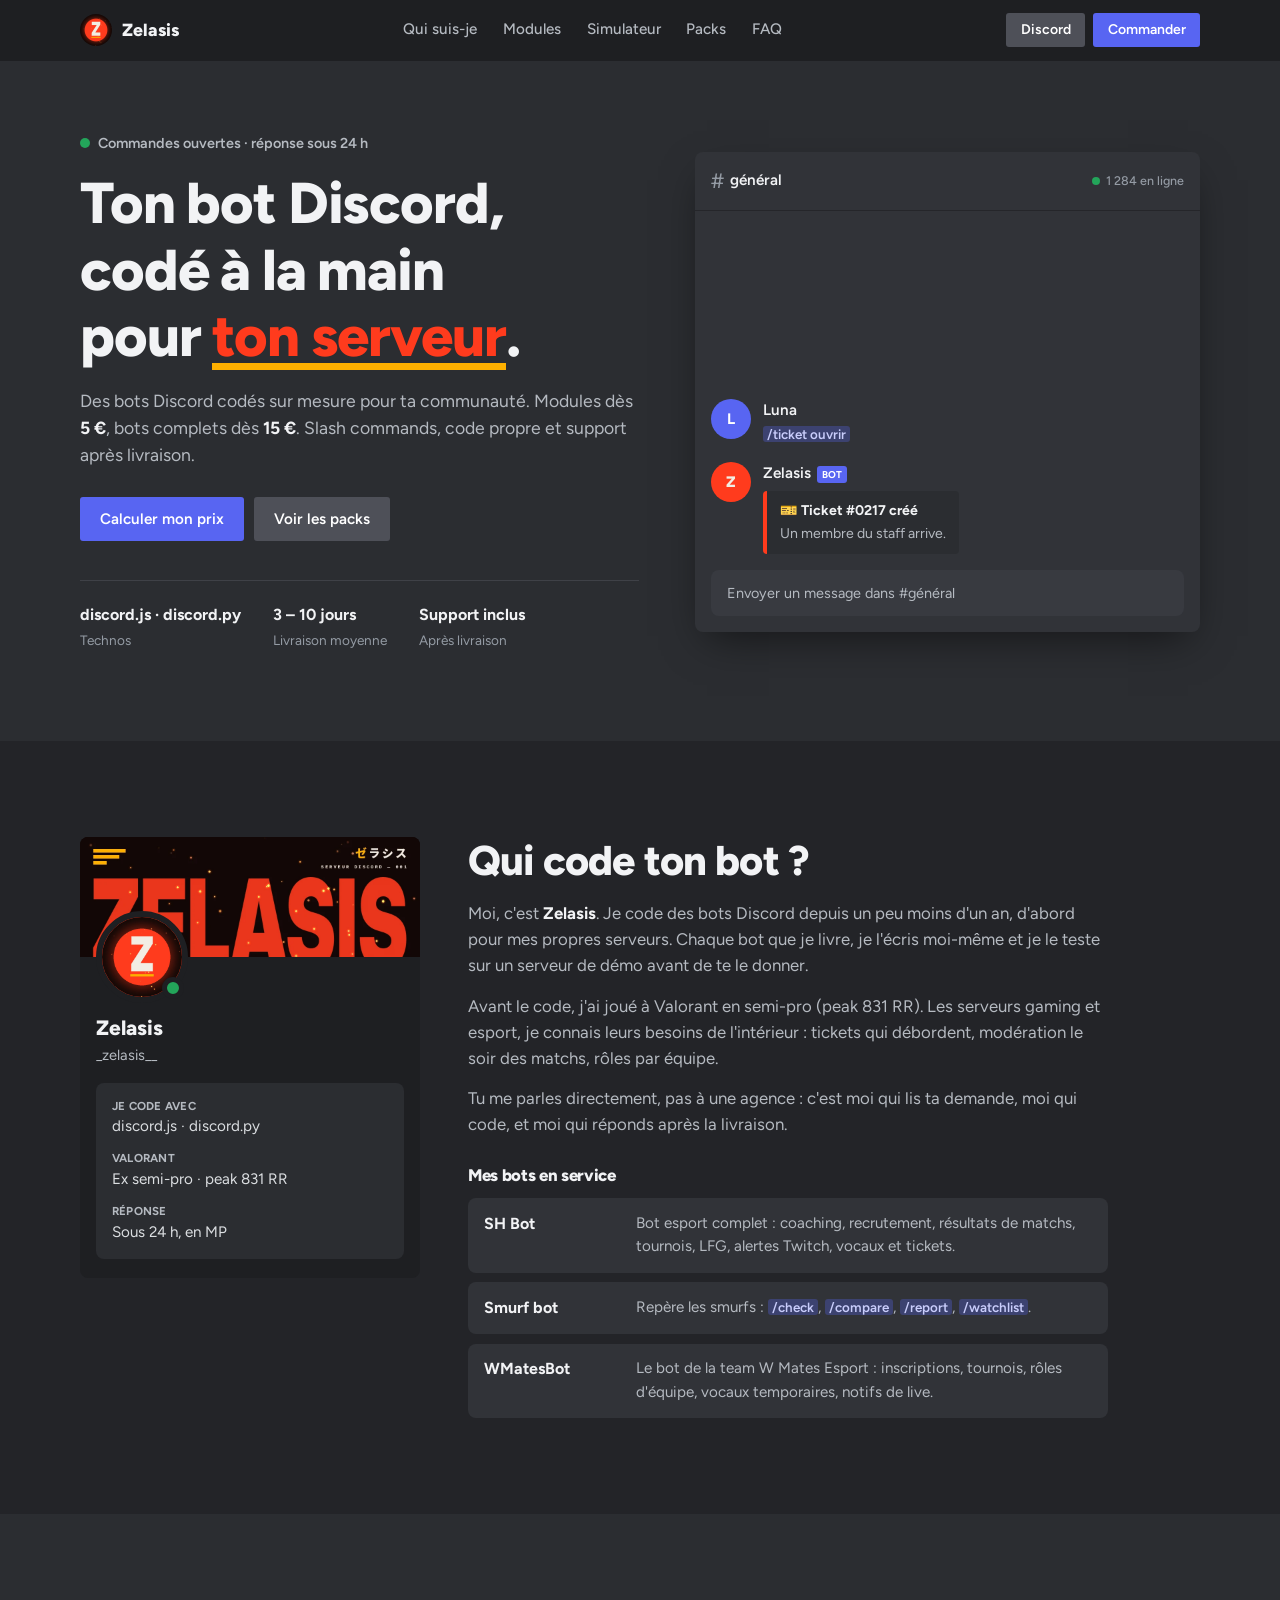
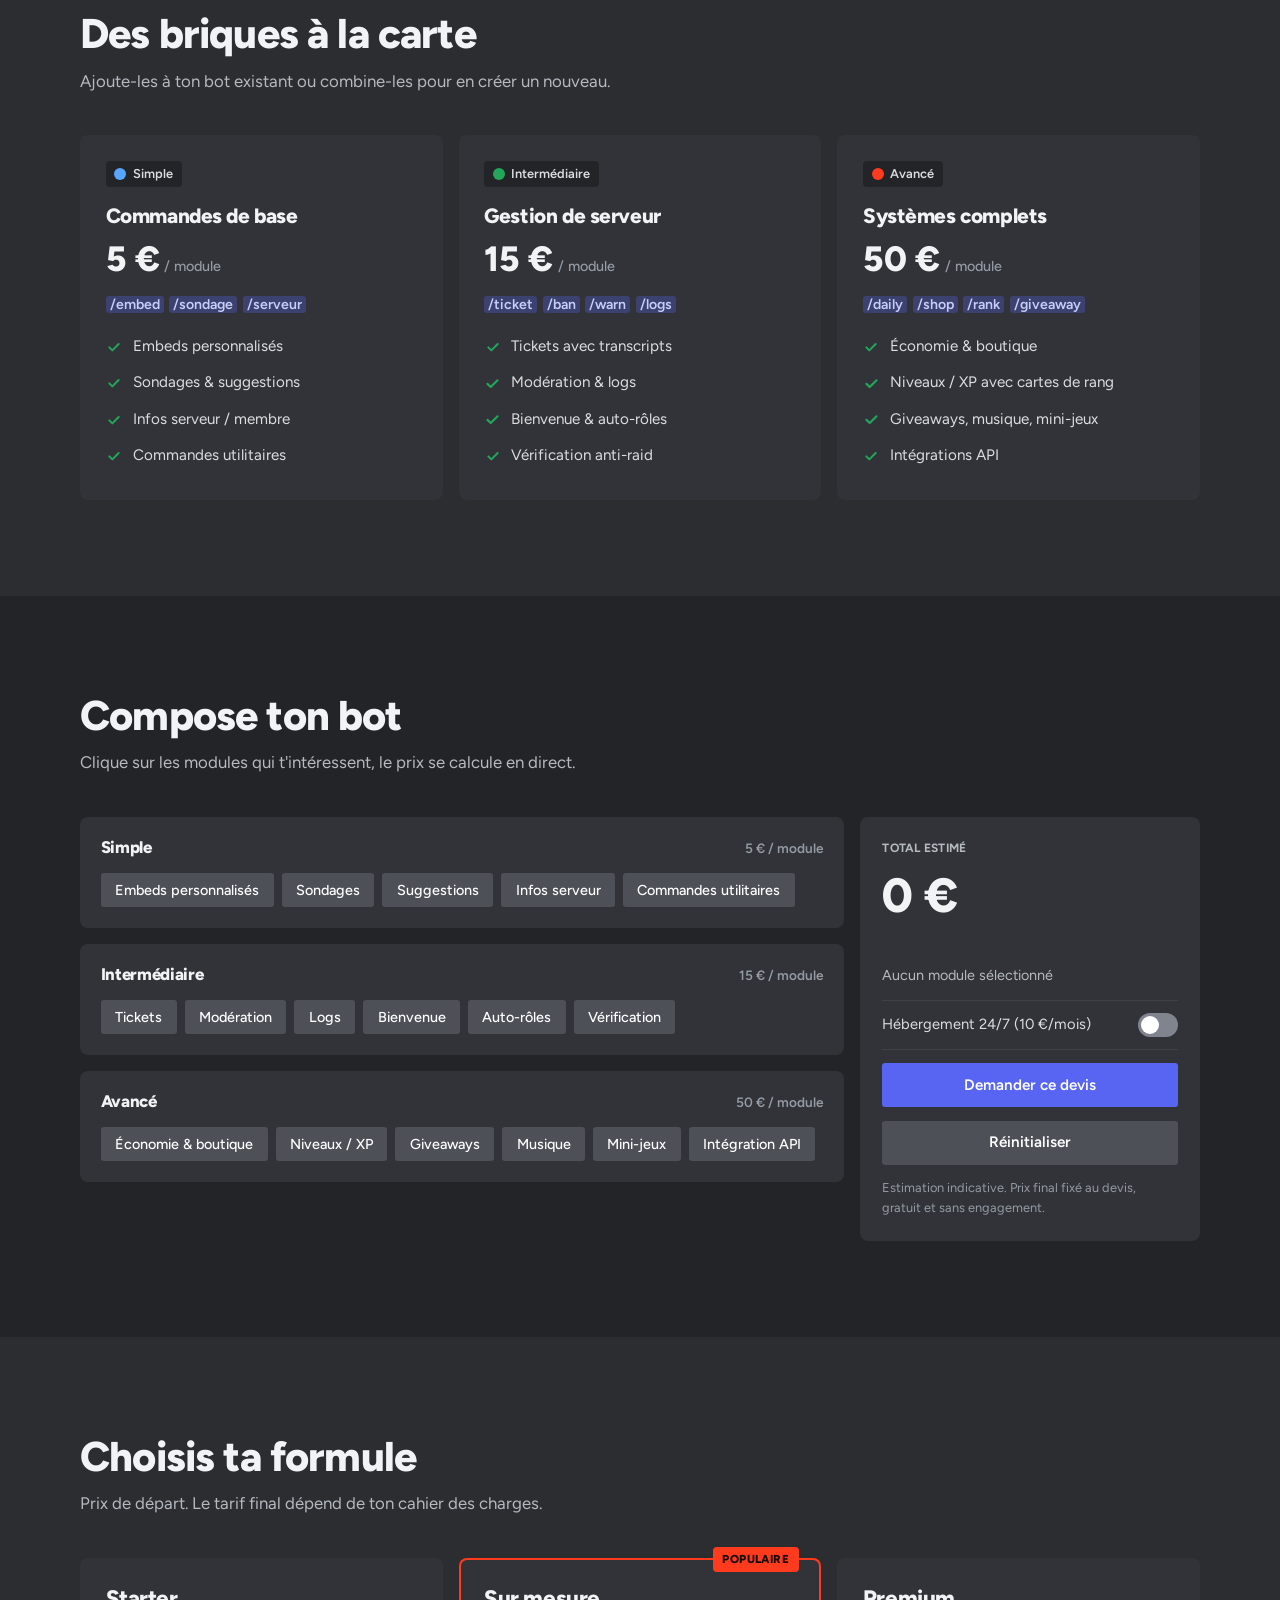
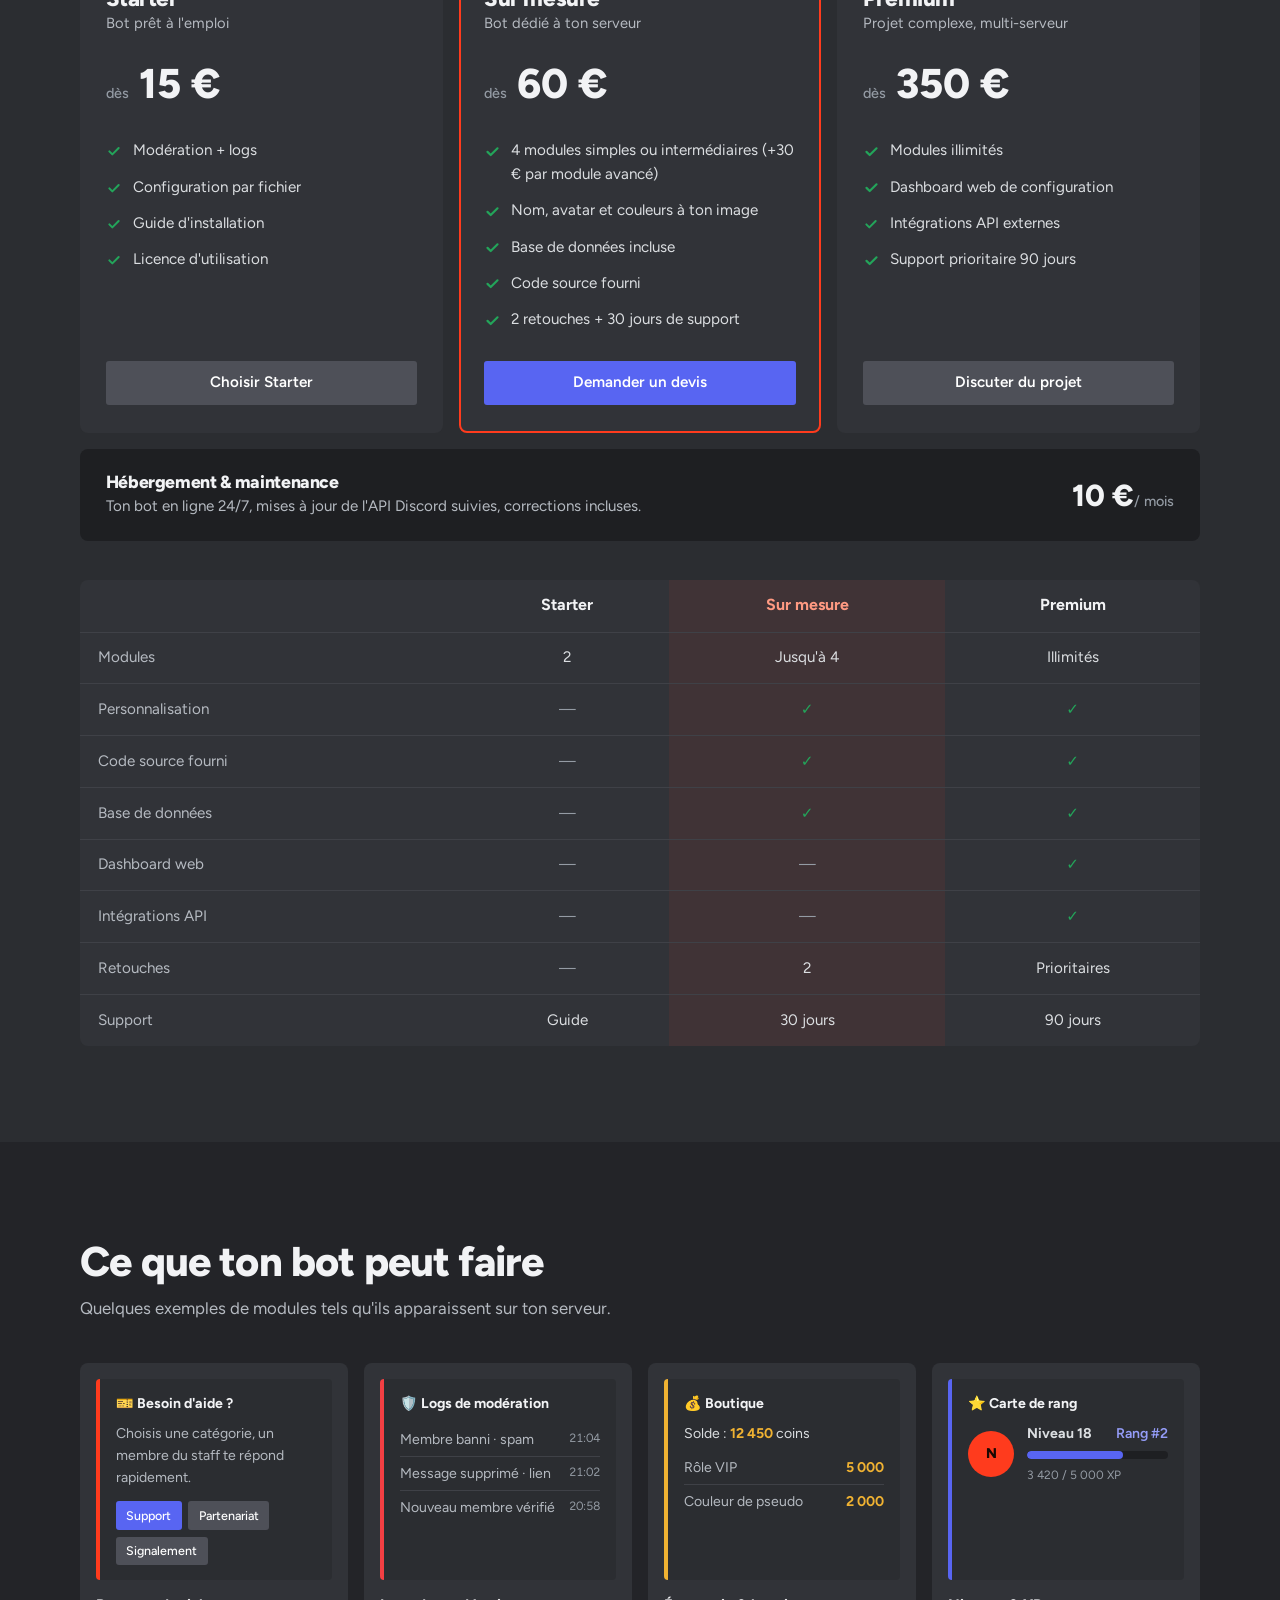
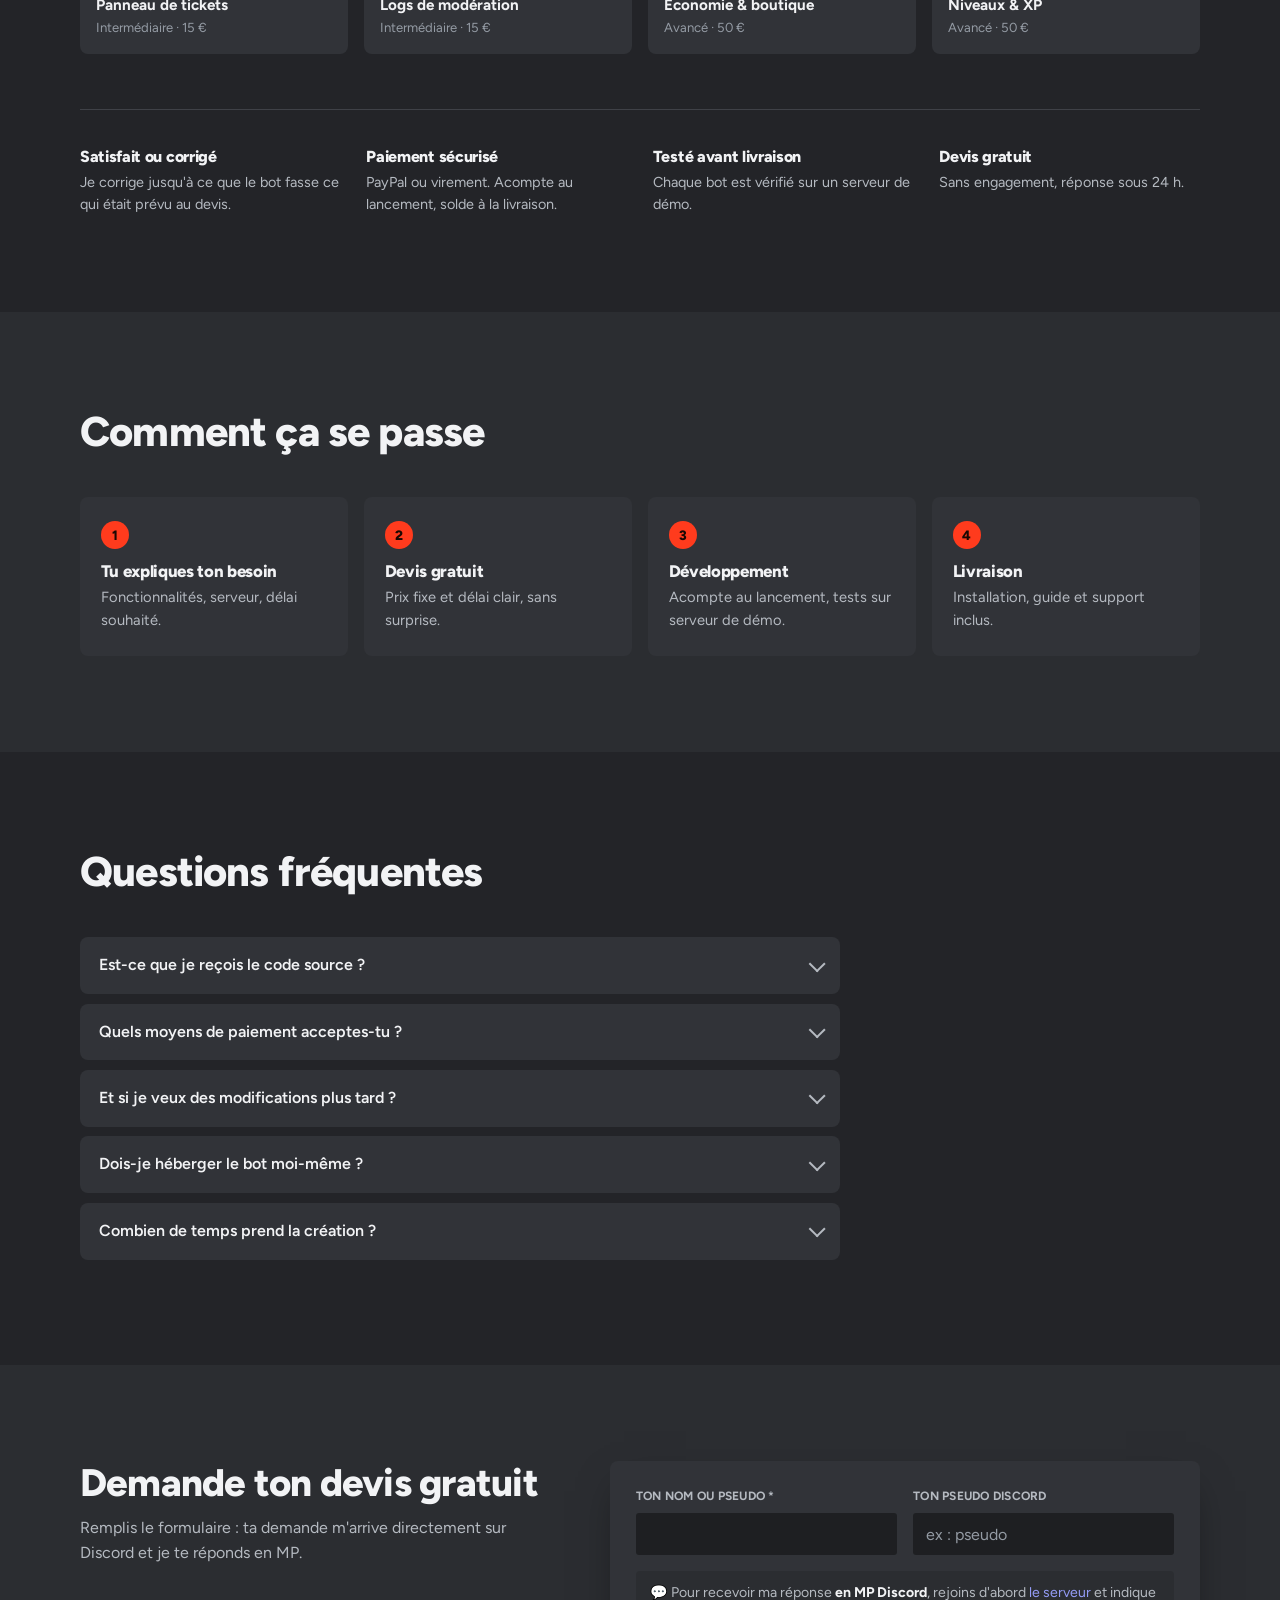
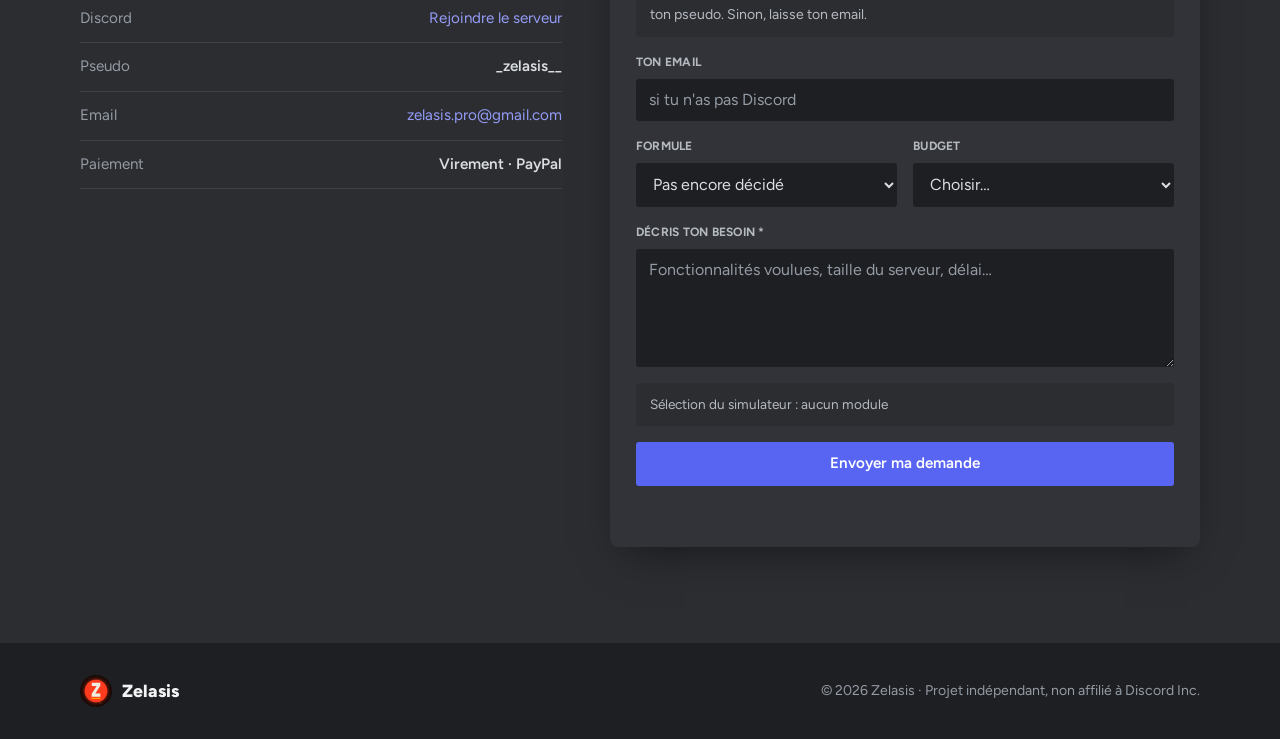
<file: index.html>
<!DOCTYPE html>
<html lang="fr">
<head>
  <meta charset="UTF-8" />
  <meta name="viewport" content="width=device-width, initial-scale=1.0" />
  <title>Zelasis — Bots Discord personnalisés</title>
  <meta name="description" content="Bots Discord sur mesure : modération, tickets, économie, niveaux. Devis gratuit, réponse sous 24 h." />
  <link rel="preconnect" href="https://fonts.googleapis.com" />
  <link rel="preconnect" href="https://fonts.gstatic.com" crossorigin />
  <link href="https://fonts.googleapis.com/css2?family=Figtree:wght@400;500;600;700;800&display=swap" rel="stylesheet" />
  <link rel="icon" href="avatar.webp" type="image/webp" />
  <link rel="stylesheet" href="style.css" />
</head>
<body>
  <!-- ============ NAV ============ -->
  <header class="nav" id="nav">
    <div class="container nav__inner">
      <a href="#" class="logo">
        <img class="logo__mark" src="avatar.webp" alt="" width="32" height="32" />
        <span class="logo__text" data-brand>Zelasis</span>
      </a>
      <nav class="nav__links" id="navLinks">
        <a href="#moi">Qui suis-je</a>
        <a href="#modules">Modules</a>
        <a href="#simulateur">Simulateur</a>
        <a href="#packs">Packs</a>
        <a href="#faq">FAQ</a>
      </nav>
      <div class="nav__cta">
        <a href="#" class="btn btn--ghost btn--sm" data-discord target="_blank" rel="noopener">Discord</a>
        <a href="#devis" class="btn btn--primary btn--sm">Commander</a>
        <button class="nav__burger" id="burger" aria-label="Menu"><span></span><span></span></button>
      </div>
    </div>
  </header>

  <main>
    <!-- ============ HERO ============ -->
    <section class="hero">
      <div class="container hero__grid">
        <div class="hero__text">
          <p class="status">Commandes ouvertes · réponse sous 24 h</p>
          <h1>Ton bot Discord, codé à la main pour <span class="accent-word">ton serveur</span>.</h1>
          <p class="lead">Des bots Discord codés sur mesure pour ta communauté. Modules dès <strong>5 €</strong>, bots complets dès <strong>15 €</strong>. Slash commands, code propre et support après livraison.</p>
          <div class="hero__actions">
            <a href="#simulateur" class="btn btn--primary">Calculer mon prix</a>
            <a href="#packs" class="btn btn--ghost">Voir les packs</a>
          </div>
          <ul class="stats">
            <li><strong>discord.js · discord.py</strong><span>Technos</span></li>
            <li><strong>3 – 10 jours</strong><span>Livraison moyenne</span></li>
            <li><strong>Support inclus</strong><span>Après livraison</span></li>
          </ul>
        </div>

        <!-- Mockup Discord -->
        <div class="chat" aria-hidden="true">
          <div class="chat__head">
            <span class="chat__hash">#</span> général
            <span class="chat__online"><span class="dot"></span> 1 284 en ligne</span>
          </div>
          <div class="chat__body" id="chatBody"></div>
          <div class="chat__input">Envoyer un message dans #général</div>
        </div>
      </div>
    </section>

    <!-- ============ QUI CODE TON BOT ============ -->
    <section class="section section--alt about" id="moi">
      <div class="container about__grid">
        <div class="about__card">
          <div class="about__banner"></div>
          <div class="about__avatar">
            <span aria-hidden="true">Z</span>
            <img src="avatar.webp" alt="Avatar Discord de Zelasis" width="92" height="92" onerror="this.remove()" />
            <i class="about__online" title="En ligne"></i>
          </div>
          <div class="about__id">
            <strong data-brand>Zelasis</strong>
            <span data-discord-user></span>
          </div>
          <dl class="about__facts">
            <div><dt>Je code avec</dt><dd>discord.js · discord.py</dd></div>
            <div><dt>Valorant</dt><dd>Ex semi-pro · peak 831 RR</dd></div>
            <div><dt>Réponse</dt><dd>Sous 24 h, en MP</dd></div>
          </dl>
        </div>
        <div class="about__text">
          <h2>Qui code ton bot ?</h2>
          <p>Moi, c'est <strong data-brand>Zelasis</strong>. Je code des bots Discord depuis un peu moins d'un an, d'abord pour mes propres serveurs. Chaque bot que je livre, je l'écris moi-même et je le teste sur un serveur de démo avant de te le donner.</p>
          <p>Avant le code, j'ai joué à Valorant en semi-pro (peak 831 RR). Les serveurs gaming et esport, je connais leurs besoins de l'intérieur : tickets qui débordent, modération le soir des matchs, rôles par équipe.</p>
          <p>Tu me parles directement, pas à une agence : c'est moi qui lis ta demande, moi qui code, et moi qui réponds après la livraison.</p>
          <h3 class="about__sub">Mes bots en service</h3>
          <ul class="projects">
            <li><strong>SH Bot</strong><span>Bot esport complet : coaching, recrutement, résultats de matchs, tournois, LFG, alertes Twitch, vocaux et tickets.</span></li>
            <li><strong>Smurf bot</strong><span>Repère les smurfs : <code>/check</code>, <code>/compare</code>, <code>/report</code>, <code>/watchlist</code>.</span></li>
            <li><strong>WMatesBot</strong><span>Le bot de la team W Mates Esport : inscriptions, tournois, rôles d'équipe, vocaux temporaires, notifs de live.</span></li>
          </ul>
        </div>
      </div>
    </section>

    <!-- ============ MODULES ============ -->
    <section class="section" id="modules">
      <div class="container">
        <div class="section__head">
          <h2>Des briques à la carte</h2>
          <p>Ajoute-les à ton bot existant ou combine-les pour en créer un nouveau.</p>
        </div>
        <div class="tiers">
          <article class="tier">
            <span class="tier__level lvl-1">Simple</span>
            <h3>Commandes de base</h3>
            <div class="tier__price">5 €<small>/ module</small></div>
            <p class="cmds"><code>/embed</code><code>/sondage</code><code>/serveur</code></p>
            <ul><li>Embeds personnalisés</li><li>Sondages & suggestions</li><li>Infos serveur / membre</li><li>Commandes utilitaires</li></ul>
          </article>
          <article class="tier">
            <span class="tier__level lvl-2">Intermédiaire</span>
            <h3>Gestion de serveur</h3>
            <div class="tier__price">15 €<small>/ module</small></div>
            <p class="cmds"><code>/ticket</code><code>/ban</code><code>/warn</code><code>/logs</code></p>
            <ul><li>Tickets avec transcripts</li><li>Modération & logs</li><li>Bienvenue & auto-rôles</li><li>Vérification anti-raid</li></ul>
          </article>
          <article class="tier">
            <span class="tier__level lvl-3">Avancé</span>
            <h3>Systèmes complets</h3>
            <div class="tier__price">50 €<small>/ module</small></div>
            <p class="cmds"><code>/daily</code><code>/shop</code><code>/rank</code><code>/giveaway</code></p>
            <ul><li>Économie & boutique</li><li>Niveaux / XP avec cartes de rang</li><li>Giveaways, musique, mini-jeux</li><li>Intégrations API</li></ul>
          </article>
        </div>
      </div>
    </section>

    <!-- ============ SIMULATEUR ============ -->
    <section class="section section--alt" id="simulateur">
      <div class="container">
        <div class="section__head">
          <h2>Compose ton bot</h2>
          <p>Clique sur les modules qui t'intéressent, le prix se calcule en direct.</p>
        </div>
        <div class="sim">
          <div class="sim__groups" id="simGroups"><!-- généré par script.js --></div>
          <aside class="sim__total">
            <span class="sim__label">Total estimé</span>
            <div class="sim__price"><span id="simPrice">0</span> €</div>
            <div class="sim__monthly" id="simMonthly"></div>
            <p class="sim__summary" id="simSummary">Aucun module sélectionné</p>
            <label class="switch">
              <input type="checkbox" id="simHosting" />
              <span class="switch__ui"></span>
              <span>Hébergement 24/7 (<span data-hosting-price></span> €/mois)</span>
            </label>
            <a href="#devis" class="btn btn--primary btn--block" id="simQuote">Demander ce devis</a>
            <button class="btn btn--ghost btn--block" id="simReset">Réinitialiser</button>
            <p class="sim__note">Estimation indicative. Prix final fixé au devis, gratuit et sans engagement.</p>
          </aside>
        </div>
      </div>
    </section>

    <!-- ============ PACKS ============ -->
    <section class="section" id="packs">
      <div class="container">
        <div class="section__head">
          <h2>Choisis ta formule</h2>
          <p>Prix de départ. Le tarif final dépend de ton cahier des charges.</p>
        </div>
        <div class="packs">
          <article class="pack">
            <h3>Starter</h3>
            <p class="pack__sub">Bot prêt à l'emploi</p>
            <div class="pack__price"><small>dès</small> 15 €</div>
            <ul><li>Modération + logs</li><li>Configuration par fichier</li><li>Guide d'installation</li><li>Licence d'utilisation</li></ul>
            <a href="#devis" class="btn btn--ghost btn--block" data-pack="Starter">Choisir Starter</a>
          </article>
          <article class="pack pack--featured">
            <span class="pack__badge">Populaire</span>
            <h3>Sur mesure</h3>
            <p class="pack__sub">Bot dédié à ton serveur</p>
            <div class="pack__price"><small>dès</small> 60 €</div>
            <ul><li>4 modules simples ou intermédiaires (+30 € par module avancé)</li><li>Nom, avatar et couleurs à ton image</li><li>Base de données incluse</li><li>Code source fourni</li><li>2 retouches + 30 jours de support</li></ul>
            <a href="#devis" class="btn btn--primary btn--block" data-pack="Sur mesure">Demander un devis</a>
          </article>
          <article class="pack">
            <h3>Premium</h3>
            <p class="pack__sub">Projet complexe, multi-serveur</p>
            <div class="pack__price"><small>dès</small> 350 €</div>
            <ul><li>Modules illimités</li><li>Dashboard web de configuration</li><li>Intégrations API externes</li><li>Support prioritaire 90 jours</li></ul>
            <a href="#devis" class="btn btn--ghost btn--block" data-pack="Premium">Discuter du projet</a>
          </article>
        </div>

        <div class="hosting">
          <div>
            <h3>Hébergement & maintenance</h3>
            <p>Ton bot en ligne 24/7, mises à jour de l'API Discord suivies, corrections incluses.</p>
          </div>
          <div class="hosting__price"><span data-hosting-price></span> €<small>/ mois</small></div>
        </div>

        <!-- Comparatif -->
        <div class="compare">
          <table>
            <thead>
              <tr><th></th><th>Starter</th><th class="hl">Sur mesure</th><th>Premium</th></tr>
            </thead>
            <tbody>
              <tr><td>Modules</td><td>2</td><td class="hl">Jusqu'à 4</td><td>Illimités</td></tr>
              <tr><td>Personnalisation</td><td class="no">—</td><td class="hl yes">✓</td><td class="yes">✓</td></tr>
              <tr><td>Code source fourni</td><td class="no">—</td><td class="hl yes">✓</td><td class="yes">✓</td></tr>
              <tr><td>Base de données</td><td class="no">—</td><td class="hl yes">✓</td><td class="yes">✓</td></tr>
              <tr><td>Dashboard web</td><td class="no">—</td><td class="hl no">—</td><td class="yes">✓</td></tr>
              <tr><td>Intégrations API</td><td class="no">—</td><td class="hl no">—</td><td class="yes">✓</td></tr>
              <tr><td>Retouches</td><td class="no">—</td><td class="hl">2</td><td>Prioritaires</td></tr>
              <tr><td>Support</td><td>Guide</td><td class="hl">30 jours</td><td>90 jours</td></tr>
            </tbody>
          </table>
        </div>
      </div>
    </section>

    <!-- ============ APERÇUS ============ -->
    <section class="section section--alt">
      <div class="container">
        <div class="section__head">
          <h2>Ce que ton bot peut faire</h2>
          <p>Quelques exemples de modules tels qu'ils apparaissent sur ton serveur.</p>
        </div>
        <div class="previews">
          <div class="preview">
            <div class="embed">
              <div class="embed__title">🎫 Besoin d'aide ?</div>
              <p>Choisis une catégorie, un membre du staff te répond rapidement.</p>
              <div class="embed__buttons"><span>Support</span><span>Partenariat</span><span>Signalement</span></div>
            </div>
            <div class="preview__label"><strong>Panneau de tickets</strong><span>Intermédiaire · 15 €</span></div>
          </div>
          <div class="preview">
            <div class="embed embed--red">
              <div class="embed__title">🛡️ Logs de modération</div>
              <div class="logline"><span>Membre banni · spam</span><time>21:04</time></div>
              <div class="logline"><span>Message supprimé · lien</span><time>21:02</time></div>
              <div class="logline"><span>Nouveau membre vérifié</span><time>20:58</time></div>
            </div>
            <div class="preview__label"><strong>Logs de modération</strong><span>Intermédiaire · 15 €</span></div>
          </div>
          <div class="preview">
            <div class="embed embed--gold">
              <div class="embed__title">💰 Boutique</div>
              <div class="balance">Solde : <strong>12 450</strong> coins</div>
              <div class="logline"><span>Rôle VIP</span><b>5 000</b></div>
              <div class="logline"><span>Couleur de pseudo</span><b>2 000</b></div>
            </div>
            <div class="preview__label"><strong>Économie & boutique</strong><span>Avancé · 50 €</span></div>
          </div>
          <div class="preview">
            <div class="embed embed--blue">
              <div class="embed__title">⭐ Carte de rang</div>
              <div class="rank">
                <div class="rank__avatar">N</div>
                <div class="rank__info">
                  <div class="rank__top"><strong>Niveau 18</strong><span>Rang #2</span></div>
                  <div class="bar"><div style="width:68%"></div></div>
                  <small>3 420 / 5 000 XP</small>
                </div>
              </div>
            </div>
            <div class="preview__label"><strong>Niveaux & XP</strong><span>Avancé · 50 €</span></div>
          </div>
        </div>

        <div class="guarantees">
          <div class="g"><h3>Satisfait ou corrigé</h3><p>Je corrige jusqu'à ce que le bot fasse ce qui était prévu au devis.</p></div>
          <div class="g"><h3>Paiement sécurisé</h3><p>PayPal ou virement. Acompte au lancement, solde à la livraison.</p></div>
          <div class="g"><h3>Testé avant livraison</h3><p>Chaque bot est vérifié sur un serveur de démo.</p></div>
          <div class="g"><h3>Devis gratuit</h3><p>Sans engagement, réponse sous 24 h.</p></div>
        </div>
      </div>
    </section>

    <!-- ============ PROCESS ============ -->
    <section class="section">
      <div class="container">
        <div class="section__head">
          <h2>Comment ça se passe</h2>
        </div>
        <ol class="steps">
          <li><span>1</span><h3>Tu expliques ton besoin</h3><p>Fonctionnalités, serveur, délai souhaité.</p></li>
          <li><span>2</span><h3>Devis gratuit</h3><p>Prix fixe et délai clair, sans surprise.</p></li>
          <li><span>3</span><h3>Développement</h3><p>Acompte au lancement, tests sur serveur de démo.</p></li>
          <li><span>4</span><h3>Livraison</h3><p>Installation, guide et support inclus.</p></li>
        </ol>
      </div>
    </section>

    <!-- ============ FAQ ============ -->
    <section class="section section--alt" id="faq">
      <div class="container container--narrow">
        <div class="section__head">
          <h2>Questions fréquentes</h2>
        </div>
        <div class="faq">
          <details><summary>Est-ce que je reçois le code source ?</summary><p>Oui pour les packs Sur mesure et Premium. Le Starter est vendu en licence d'utilisation.</p></details>
          <details><summary>Quels moyens de paiement acceptes-tu ?</summary><p>Virement bancaire ou PayPal. Acompte de 50 % au lancement, solde à la livraison.</p></details>
          <details><summary>Et si je veux des modifications plus tard ?</summary><p>Les petites corrections sont incluses pendant la période de support. Les nouvelles fonctionnalités sont chiffrées à part.</p></details>
          <details><summary>Dois-je héberger le bot moi-même ?</summary><p>Comme tu préfères : je fournis un guide d'installation, ou je m'en occupe avec l'option hébergement.</p></details>
          <details><summary>Combien de temps prend la création ?</summary><p>Entre 3 et 10 jours selon la complexité. Le délai exact est indiqué dans le devis.</p></details>
        </div>
      </div>
    </section>

    <!-- ============ DEVIS ============ -->
    <section class="section" id="devis">
      <div class="container">
        <div class="quote">
          <div class="quote__intro">
            <h2>Demande ton devis gratuit</h2>
            <p>Remplis le formulaire : ta demande m'arrive directement sur Discord et je te réponds en MP.</p>
            <ul class="contact">
              <li><span>Discord</span><a href="#" data-discord target="_blank" rel="noopener">Rejoindre le serveur</a></li>
              <li><span>Pseudo</span><b data-discord-user></b></li>
              <li><span>Email</span><a href="#" data-email></a></li>
              <li><span>Paiement</span><b>Virement · PayPal</b></li>
            </ul>
          </div>
          <form class="form" id="quoteForm" novalidate>
            <div class="form__row">
              <label>Ton nom ou pseudo *<input type="text" name="name" required /></label>
              <label>Ton pseudo Discord<input type="text" name="discord" placeholder="ex : pseudo" /></label>
            </div>
            <p class="form__hint">💬 Pour recevoir ma réponse <strong>en MP Discord</strong>, rejoins d'abord <a href="#" data-discord target="_blank" rel="noopener">le serveur</a> et indique ton pseudo. Sinon, laisse ton email.</p>
            <label>Ton email<input type="email" name="email" placeholder="si tu n'as pas Discord" /></label>
            <input type="text" name="website" class="hp" tabindex="-1" autocomplete="off" aria-hidden="true" />
            <div class="form__row">
              <label>Formule
                <select name="pack">
                  <option value="">Pas encore décidé</option>
                  <option>Starter</option>
                  <option>Sur mesure</option>
                  <option>Premium</option>
                </select>
              </label>
              <label>Budget
                <select name="budget">
                  <option value="">Choisir…</option>
                  <option>Moins de 15 €</option>
                  <option>15 – 60 €</option>
                  <option>60 – 150 €</option>
                  <option>150 – 350 €</option>
                  <option>Plus de 350 €</option>
                </select>
              </label>
            </div>
            <label>Décris ton besoin *<textarea name="message" rows="5" required placeholder="Fonctionnalités voulues, taille du serveur, délai…"></textarea></label>
            <div class="form__sim" id="formSim">Sélection du simulateur : aucun module</div>
            <button type="submit" class="btn btn--primary btn--block">Envoyer ma demande</button>
            <p class="form__msg" id="formMsg"></p>
          </form>
        </div>
      </div>
    </section>
  </main>

  <!-- ============ FOOTER ============ -->
  <footer class="footer">
    <div class="container footer__inner">
      <a href="#" class="logo"><img class="logo__mark" src="avatar.webp" alt="" width="32" height="32" /><span class="logo__text" data-brand>Zelasis</span></a>
      <p>© <span id="year"></span> <span data-brand>Zelasis</span> · Projet indépendant, non affilié à Discord Inc.</p>
    </div>
  </footer>

  <script src="script.js"></script>
</body>
</html>
</file>
<file: style.css>
/* =========================================================
   Zelasis — thème « Discord »
   Fonds et gris repris de l'appli Discord, blurple pour les actions,
   rouge-orangé de l'avatar Zelasis comme couleur perso.
   ========================================================= */
:root {
  --bg: #2b2d31;          /* page (comme la liste des salons) */
  --bg-alt: #232428;      /* sections alternées */
  --card: #313338;        /* cartes (comme la zone de chat) */
  --field: #1e1f22;       /* champs, zones creuses */
  --line: #3f4147;        /* séparateurs */
  --text: #f2f3f5;
  --text-2: #dbdee1;
  --muted: #b5bac1;
  --faint: #949ba4;
  --blurple: #5865f2;
  --blurple-hover: #4752c4;
  --link: #949cf7;
  --accent: #ff3b1d;      /* rouge Zelasis (avatar) */
  --amber: #feb000;       /* barre jaune sous le Z */
  --cream: #f2ede3;
  --accent-ink: #1a0803;
  --online: #23a55a;
  --danger: #f23f43;
  --gold: #f0b232;
  --radius: 8px;
  --font: "Figtree", "gg sans", "Noto Sans", system-ui, sans-serif;
}

* { box-sizing: border-box; margin: 0; padding: 0; }
html { scroll-behavior: smooth; scroll-padding-top: 76px; scrollbar-color: #1a1b1e var(--bg); }
body {
  background: var(--bg);
  color: var(--text-2);
  font-family: var(--font);
  font-size: 16px;
  line-height: 1.55;
  -webkit-font-smoothing: antialiased;
  overflow-x: hidden;
}
a { color: var(--link); text-decoration: none; }
a:hover { text-decoration: underline; text-underline-offset: 3px; }
ul { list-style: none; }
h1, h2, h3 { color: var(--text); line-height: 1.15; letter-spacing: -0.02em; font-weight: 800; text-wrap: balance; }
::selection { background: rgba(88,101,242,.45); color: #fff; }
:focus-visible { outline: 2px solid var(--blurple); outline-offset: 2px; border-radius: 3px; }
input, textarea { caret-color: var(--text); }

.container { width: min(1120px, 92%); margin: 0 auto; }
.container--narrow { width: min(1120px, 92%); }
.container--narrow > * { max-width: 760px; }

/* ========== Boutons (style Discord) ========== */
.btn {
  display: inline-flex; align-items: center; justify-content: center; gap: .5rem;
  min-height: 44px; padding: 0 1.25rem; border-radius: 3px; border: 0;
  font: 600 .95rem/1 var(--font); cursor: pointer; text-decoration: none !important;
  transition: background-color .17s ease, color .17s ease;
}
.btn--sm { min-height: 34px; padding: 0 .9rem; font-size: .875rem; }
.btn--block { width: 100%; }
.btn--primary { background: var(--blurple); color: #fff; }
.btn--primary:hover { background: var(--blurple-hover); }
.btn--ghost { background: #4e5058; color: #fff; }
.btn--ghost:hover { background: #6d6f78; }

/* ========== Nav ========== */
.nav { position: fixed; inset: 0 0 auto; z-index: 50; background: var(--field); box-shadow: 0 1px 0 rgba(0,0,0,.3); }
.nav__inner { display: flex; align-items: center; justify-content: space-between; height: 60px; }
.logo { display: flex; align-items: center; gap: .6rem; color: var(--text); font-weight: 800; font-size: 1.1rem; text-decoration: none !important; }
.logo__mark { width: 32px; height: 32px; border-radius: 50%; display: block; }
.nav__links { display: flex; gap: 1.6rem; }
.nav__links a { color: var(--muted); font-weight: 500; font-size: .95rem; }
.nav__links a:hover { color: var(--text); text-decoration: none; }
.nav__cta { display: flex; gap: .5rem; align-items: center; }
.nav__burger { display: none; background: none; border: 0; width: 40px; height: 40px; cursor: pointer; flex-direction: column; justify-content: center; gap: 5px; align-items: center; }
.nav__burger span { width: 22px; height: 2px; background: var(--text); border-radius: 2px; }

/* ========== Hero ========== */
.hero { padding: 132px 0 88px; }
.hero__grid { display: grid; grid-template-columns: 1.05fr .95fr; gap: 3.5rem; align-items: center; }
.status { color: var(--muted); font-size: .9rem; font-weight: 600; display: flex; align-items: center; gap: .5rem; }
.status::before { content: ""; width: 10px; height: 10px; border-radius: 50%; background: var(--online); }
.hero h1 { font-size: clamp(2.3rem, 4.6vw, 3.6rem); margin: 1rem 0 1.1rem; }
.accent-word { color: var(--accent); box-shadow: inset 0 -.12em 0 var(--amber); }
.lead { color: var(--muted); font-size: 1.1rem; max-width: 34em; }
.lead strong { color: var(--text); }
.hero__actions { display: flex; gap: .6rem; margin: 1.8rem 0 2.4rem; flex-wrap: wrap; }
.stats { display: flex; gap: 2rem; flex-wrap: wrap; padding-top: 1.4rem; border-top: 1px solid var(--line); }
.stats strong { display: block; color: var(--text); font-size: 1rem; }
.stats span { color: var(--faint); font-size: .85rem; }

/* Mockup du chat Discord */
.chat { background: var(--card); border-radius: var(--radius); overflow: hidden; box-shadow: 0 16px 40px -12px rgba(0,0,0,.55); }
.chat__head { display: flex; align-items: center; gap: .4rem; padding: .8rem 1rem; box-shadow: 0 1px 0 rgba(0,0,0,.25); color: var(--text); font-weight: 600; font-size: .95rem; }
.chat__hash { color: var(--faint); font-size: 1.3rem; font-weight: 500; }
.chat__online { margin-left: auto; display: flex; align-items: center; gap: .4rem; font-size: .78rem; color: var(--faint); font-weight: 500; }
.dot { width: 8px; height: 8px; border-radius: 50%; background: var(--online); display: inline-block; }
.chat__body { height: 360px; padding: 1rem; display: flex; flex-direction: column; justify-content: flex-end; gap: 1rem; overflow: hidden; }
.chat__input { margin: 0 1rem 1rem; background: #383a40; border-radius: var(--radius); padding: .75rem 1rem; color: var(--muted); font-size: .9rem; }

.msg { display: flex; gap: .8rem; animation: msgIn .3s cubic-bezier(.16,1,.3,1); }
@keyframes msgIn { from { opacity: 0; transform: translateY(6px); } }
.msg__avatar { flex: none; width: 40px; height: 40px; border-radius: 50%; display: grid; place-items: center; font-weight: 700; font-size: .95rem; }
.msg__avatar--user { background: #5865f2; color: #fff; }
.msg__avatar--bot { background: var(--accent); color: var(--cream); font-weight: 800; }
.msg__name { font-weight: 600; font-size: .95rem; color: var(--text); display: flex; align-items: center; gap: .35rem; }
.msg__tag { background: var(--blurple); color: #fff; font-size: .62rem; padding: 1px 5px; border-radius: 3px; font-weight: 700; }
.msg__text { font-size: .95rem; color: var(--text-2); }
.msg__cmd, .cmds code {
  font: 600 .88em var(--font); color: #c9cdfb; background: rgba(88,101,242,.3);
  padding: 0 4px; border-radius: 3px;
}
.msg__embed { margin-top: .3rem; max-width: 300px; background: var(--bg); border-left: 4px solid var(--accent); border-radius: 4px; padding: .55rem .8rem; font-size: .88rem; }
.msg__embed b { display: block; color: var(--text); margin-bottom: 2px; }
.msg__embed span { color: var(--muted); }
.typing { color: var(--muted); font-size: .82rem; font-weight: 600; }

/* ========== Sections ========== */
.section { padding: 96px 0; }
.section--alt { background: var(--bg-alt); }
.section__head { max-width: 640px; margin: 0 0 2.6rem; }
.section__head h2 { font-size: clamp(1.9rem, 3.4vw, 2.6rem); margin-bottom: .6rem; }
.section__head p { color: var(--muted); font-size: 1.05rem; }

/* Liste avec coche (icône dessinée) */
.tier li, .pack li { position: relative; padding: .4rem 0 .4rem 1.7rem; color: var(--text-2); font-size: .95rem; }
.tier li::before, .pack li::before {
  content: ""; position: absolute; left: 0; top: .62rem; width: 1.05rem; height: 1.05rem; background: var(--online);
  -webkit-mask: url("data:image/svg+xml,%3Csvg xmlns='http://www.w3.org/2000/svg' viewBox='0 0 24 24'%3E%3Cpath fill='none' stroke='black' stroke-width='3' stroke-linecap='round' stroke-linejoin='round' d='M5 12.5l4.5 4.5L19 7.5'/%3E%3C/svg%3E") center / contain no-repeat;
          mask: url("data:image/svg+xml,%3Csvg xmlns='http://www.w3.org/2000/svg' viewBox='0 0 24 24'%3E%3Cpath fill='none' stroke='black' stroke-width='3' stroke-linecap='round' stroke-linejoin='round' d='M5 12.5l4.5 4.5L19 7.5'/%3E%3C/svg%3E") center / contain no-repeat;
}

/* Modules : niveaux affichés comme des rôles Discord */
.tiers { display: grid; grid-template-columns: repeat(3, 1fr); gap: 1rem; }
.tier { background: var(--card); border-radius: var(--radius); padding: 1.6rem; }
.tier__level {
  display: inline-flex; align-items: center; gap: .4rem; padding: .2rem .55rem; border-radius: 4px;
  background: var(--bg-alt); color: var(--text-2); font-size: .8rem; font-weight: 600;
}
.tier__level::before { content: ""; width: 12px; height: 12px; border-radius: 50%; background: currentColor; }
.lvl-1::before { background: #57a5ff; }
.lvl-2::before { background: var(--online); }
.lvl-3::before { background: var(--accent); }
.tier h3 { font-size: 1.3rem; margin: 1rem 0 .25rem; }
.tier__price { color: var(--text); font-size: 2.2rem; font-weight: 800; margin-bottom: .6rem; }
.tier__price small { font-size: .9rem; color: var(--faint); font-weight: 500; margin-left: .3rem; }
.cmds { display: flex; flex-wrap: wrap; gap: .35rem; margin-bottom: 1rem; }

/* Simulateur */
.sim { display: grid; grid-template-columns: 1fr 340px; gap: 1rem; align-items: start; }
.sim__group { background: var(--card); border-radius: var(--radius); padding: 1.3rem; margin-bottom: 1rem; }
.sim__group-head { display: flex; justify-content: space-between; align-items: baseline; margin-bottom: .9rem; }
.sim__group-head h3 { font-size: 1.05rem; }
.sim__group-head span { font-size: .85rem; color: var(--faint); font-weight: 600; }
.chips { display: flex; flex-wrap: wrap; gap: .5rem; }
.chip {
  padding: .5rem .9rem; border-radius: 3px; border: 0; background: #4e5058;
  color: #fff; font: 500 .9rem var(--font); cursor: pointer; transition: background-color .15s;
}
.chip:hover { background: #6d6f78; }
.chip.active { background: var(--online); color: #fff; }
.sim__total { position: sticky; top: 84px; background: var(--card); border-radius: var(--radius); padding: 1.4rem; display: flex; flex-direction: column; gap: .85rem; }
.sim__label { font-size: .75rem; font-weight: 700; text-transform: uppercase; letter-spacing: .02em; color: var(--muted); }
.sim__price { color: var(--text); font-size: 3rem; font-weight: 800; line-height: 1; font-variant-numeric: tabular-nums; }
.sim__price span { display: inline-block; transition: color .2s; }
.sim__price span.bump { color: var(--accent); }
.sim__monthly { color: var(--muted); font-size: .9rem; min-height: 1.2em; }
.sim__summary { color: var(--muted); font-size: .9rem; }
.sim__note { color: var(--faint); font-size: .8rem; }

/* Interrupteur façon paramètres Discord */
.switch { display: flex; align-items: center; justify-content: space-between; gap: .8rem; font-size: .92rem; color: var(--text-2); cursor: pointer; padding: .75rem 0; border-block: 1px solid var(--line); }
.switch input { position: absolute; opacity: 0; pointer-events: none; }
.switch__ui { order: 2; flex: none; width: 40px; height: 24px; border-radius: 99px; background: #80848e; position: relative; transition: background-color .2s; }
.switch__ui::after { content: ""; position: absolute; top: 3px; left: 3px; width: 18px; height: 18px; border-radius: 50%; background: #fff; transition: transform .2s cubic-bezier(.16,1,.3,1); }
.switch input:checked + .switch__ui { background: var(--online); }
.switch input:checked + .switch__ui::after { transform: translateX(16px); }
.switch input:focus-visible + .switch__ui { outline: 2px solid var(--blurple); outline-offset: 2px; }

/* Packs */
.packs { display: grid; grid-template-columns: repeat(3, 1fr); gap: 1rem; align-items: stretch; }
.pack { position: relative; background: var(--card); border-radius: var(--radius); padding: 1.8rem 1.6rem; display: flex; flex-direction: column; }
.pack ul { flex: 1; margin-bottom: 1.4rem; }
.pack h3 { font-size: 1.4rem; }
.pack__sub { color: var(--muted); font-size: .92rem; }
.pack__price { color: var(--text); font-size: 2.6rem; font-weight: 800; margin: 1rem 0 1.1rem; }
.pack__price small { font-size: .9rem; color: var(--faint); font-weight: 500; }
.pack--featured { box-shadow: inset 0 0 0 2px var(--accent); }
.pack__badge { position: absolute; top: -11px; right: 1.4rem; background: var(--accent); color: var(--accent-ink); font-size: .72rem; font-weight: 800; text-transform: uppercase; letter-spacing: .04em; padding: .25rem .6rem; border-radius: 4px; }

.hosting { margin-top: 1rem; display: flex; justify-content: space-between; align-items: center; gap: 1.5rem; padding: 1.4rem 1.6rem; border-radius: var(--radius); background: var(--field); }
.hosting h3 { font-size: 1.1rem; margin-bottom: .2rem; }
.hosting p { color: var(--muted); font-size: .95rem; }
.hosting__price { color: var(--text); font-size: 1.9rem; font-weight: 800; white-space: nowrap; }
.hosting__price small { font-size: .9rem; color: var(--faint); font-weight: 500; }

.compare { margin-top: 2.4rem; overflow-x: auto; border-radius: var(--radius); background: var(--card); }
.compare table { width: 100%; border-collapse: collapse; min-width: 560px; font-size: .95rem; }
.compare th, .compare td { padding: .85rem 1.1rem; text-align: center; border-bottom: 1px solid var(--line); }
.compare td:first-child, .compare th:first-child { text-align: left; color: var(--muted); }
.compare th { color: var(--text); font-size: 1rem; }
.compare tr:last-child td { border-bottom: 0; }
.compare .hl { background: rgba(255,59,29,.07); }
.compare th.hl { color: #ff9a82; }
.compare .yes { color: var(--online); font-weight: 700; }
.compare .no { color: var(--faint); }

/* Aperçus (embeds Discord) */
.previews { display: grid; grid-template-columns: repeat(4, 1fr); gap: 1rem; }
.preview { background: var(--card); border-radius: var(--radius); padding: 1rem; display: flex; flex-direction: column; gap: .9rem; }
.embed { flex: 1; background: var(--bg); border-left: 4px solid var(--accent); border-radius: 4px; padding: .9rem 1rem; font-size: .88rem; color: var(--text-2); }
.embed--red { border-color: var(--danger); }
.embed--gold { border-color: var(--gold); }
.embed--blue { border-color: var(--blurple); }
.embed__title { font-weight: 700; margin-bottom: .5rem; color: var(--text); }
.embed p { color: var(--muted); }
.embed__buttons { display: flex; flex-wrap: wrap; gap: .4rem; margin-top: .8rem; }
.embed__buttons span { background: #4e5058; color: #fff; padding: .3rem .65rem; border-radius: 3px; font-size: .78rem; font-weight: 500; }
.embed__buttons span:first-child { background: var(--blurple); }
.logline { display: flex; justify-content: space-between; gap: .5rem; padding: .35rem 0; border-bottom: 1px solid var(--line); color: var(--muted); }
.logline:last-child { border: 0; }
.logline time { font-size: .75rem; color: var(--faint); font-variant-numeric: tabular-nums; }
.logline b { color: var(--gold); }
.balance { margin-bottom: .4rem; }
.balance strong { color: var(--gold); }
.rank { display: flex; gap: .8rem; align-items: center; }
.rank__avatar { width: 46px; height: 46px; border-radius: 50%; background: var(--accent); display: grid; place-items: center; font-weight: 800; color: var(--accent-ink); flex: none; }
.rank__info { flex: 1; }
.rank__top { display: flex; justify-content: space-between; margin-bottom: .4rem; }
.rank__top span { color: var(--link); font-weight: 600; }
.bar { height: 8px; background: var(--field); border-radius: 99px; overflow: hidden; margin-bottom: .3rem; }
.bar div { height: 100%; background: var(--blurple); border-radius: 99px; }
.rank small { color: var(--faint); font-size: .75rem; }
.preview__label { display: flex; flex-direction: column; }
.preview__label strong { color: var(--text); font-size: .95rem; }
.preview__label span { color: var(--faint); font-size: .82rem; }

.guarantees { display: grid; grid-template-columns: repeat(4, 1fr); gap: 1.6rem; margin-top: 3.4rem; padding-top: 2.4rem; border-top: 1px solid var(--line); }
.g h3 { font-size: 1rem; margin-bottom: .3rem; }
.g p { color: var(--muted); font-size: .9rem; }

/* Process */
.steps { list-style: none; display: grid; grid-template-columns: repeat(4, 1fr); gap: 1rem; }
.steps li { padding: 1.5rem 1.3rem; background: var(--card); border-radius: var(--radius); }
.steps li span { display: inline-grid; place-items: center; width: 28px; height: 28px; border-radius: 50%; background: var(--accent); color: var(--accent-ink); font-weight: 800; font-size: .85rem; }
.steps h3 { font-size: 1.05rem; margin: .8rem 0 .3rem; }
.steps p { color: var(--muted); font-size: .92rem; }

/* FAQ */
.faq details { border-radius: var(--radius); background: var(--card); margin-bottom: .6rem; overflow: hidden; }
.faq summary { cursor: pointer; padding: 1rem 1.2rem; color: var(--text); font-weight: 600; list-style: none; display: flex; justify-content: space-between; align-items: center; gap: 1rem; }
.faq summary::-webkit-details-marker { display: none; }
.faq summary::after { content: ""; flex: none; width: 10px; height: 10px; border-right: 2px solid var(--muted); border-bottom: 2px solid var(--muted); transform: rotate(45deg) translateY(-3px); transition: transform .2s; }
.faq details[open] summary::after { transform: rotate(-135deg) translateY(-3px); }
.faq details p { padding: 0 1.2rem 1.1rem; color: var(--muted); }

/* Devis : formulaire façon fenêtre modale Discord */
.quote { display: grid; grid-template-columns: .9fr 1.1fr; gap: 3rem; align-items: start; }
.quote h2 { font-size: clamp(1.8rem, 3vw, 2.4rem); margin-bottom: .7rem; }
.quote__intro > p { color: var(--muted); }
.contact { margin-top: 1.8rem; display: flex; flex-direction: column; }
.contact li { display: flex; justify-content: space-between; gap: 1rem; padding: .75rem 0; border-bottom: 1px solid var(--line); font-size: .95rem; }
.contact li span { color: var(--faint); }
.contact b { color: var(--text-2); font-weight: 600; }
.form { display: flex; flex-direction: column; gap: 1rem; background: var(--card); border-radius: var(--radius); padding: 1.6rem; box-shadow: 0 16px 40px -14px rgba(0,0,0,.5); }
.form__row { display: grid; grid-template-columns: 1fr 1fr; gap: 1rem; }
.form label { display: flex; flex-direction: column; gap: .5rem; font-size: .75rem; font-weight: 700; text-transform: uppercase; letter-spacing: .02em; color: var(--muted); }
.form input, .form select, .form textarea {
  background: var(--field); border: 0; border-radius: 3px; padding: .7rem .8rem;
  color: var(--text-2); font: 400 1rem var(--font); text-transform: none; letter-spacing: 0; resize: vertical;
}
.form input::placeholder, .form textarea::placeholder { color: var(--faint); }
.form input:focus, .form select:focus, .form textarea:focus { outline: 2px solid var(--blurple); outline-offset: 0; }
.form .invalid { outline: 2px solid var(--danger); }
.form__hint { font-size: .88rem; color: var(--muted); background: var(--bg); border-radius: 4px; padding: .7rem .85rem; }
.form__hint strong { color: var(--text); }
.form__sim { font-size: .85rem; color: var(--muted); padding: .7rem .85rem; border-radius: 4px; background: var(--bg); }
.form__msg { text-align: center; font-size: .92rem; min-height: 1.3em; }
.form__msg.ok { color: var(--online); }
.form__msg.err { color: #fa777c; }
.form button[disabled] { opacity: .6; cursor: wait; }
.hp { position: absolute; left: -9999px; width: 1px; height: 1px; opacity: 0; }

/* Footer */
.footer { padding: 2rem 0; background: var(--field); }
.footer__inner { display: flex; justify-content: space-between; align-items: center; gap: 1rem; flex-wrap: wrap; }
.footer p { color: var(--faint); font-size: .88rem; }

/* ========== Responsive ========== */
@media (max-width: 1024px) {
  .previews { grid-template-columns: repeat(2, 1fr); }
  .guarantees, .steps { grid-template-columns: repeat(2, 1fr); }
}
@media (max-width: 900px) {
  .hero__grid, .sim, .quote { grid-template-columns: 1fr; }
  .tiers, .packs { grid-template-columns: 1fr; }
  .sim__total { position: static; }
}
@media (max-width: 760px) {
  .nav__links {
    position: fixed; top: 60px; left: 0; right: 0; flex-direction: column; gap: 0;
    background: var(--field); max-height: 0; overflow: hidden; transition: max-height .3s;
  }
  .nav__links.open { max-height: 300px; }
  .nav__links a { padding: 1rem 4%; border-top: 1px solid var(--line); }
  .nav__burger { display: flex; }
  .nav__cta .btn--ghost { display: none; }
  .hero { padding-top: 104px; }
  .previews, .guarantees, .steps, .form__row { grid-template-columns: 1fr; }
  .hosting { flex-direction: column; align-items: flex-start; }
  .section { padding: 72px 0; }
  .form { padding: 1.2rem; }
}
@media (prefers-reduced-motion: reduce) {
  *, *::before, *::after { animation: none !important; transition: none !important; }
  html { scroll-behavior: auto; }
}

/* ========== Qui code ton bot ? (carte de profil façon Discord) ========== */
.about__grid { display: grid; grid-template-columns: 340px 1fr; gap: 3rem; align-items: start; }
.about__card { background: var(--field); border-radius: var(--radius); overflow: hidden; padding-bottom: 1.2rem; }
.about__banner { height: 120px; background: #120706 url(banner.webp) center / cover no-repeat; }
.about__avatar { position: relative; width: 92px; height: 92px; margin: -46px 0 0 1rem; z-index: 1; border-radius: 50%; border: 6px solid var(--field); background: var(--accent); display: grid; place-items: center; }
.about__avatar span { color: var(--cream); font-weight: 800; font-size: 2rem; }
.about__avatar img { position: absolute; inset: 0; width: 100%; height: 100%; border-radius: 50%; object-fit: cover; }
.about__online { position: absolute; right: -2px; bottom: -2px; width: 22px; height: 22px; border-radius: 50%; background: var(--online); border: 5px solid var(--field); }
.about__id { padding: .6rem 1rem 0; display: flex; flex-direction: column; }
.about__id strong { color: var(--text); font-size: 1.3rem; font-weight: 800; }
.about__id span { color: var(--muted); font-size: .92rem; }
.about__facts { margin: 1rem 1rem 0; padding: .9rem 1rem; background: var(--bg); border-radius: var(--radius); display: grid; gap: .7rem; }
.about__facts dt { font-size: .72rem; font-weight: 700; text-transform: uppercase; letter-spacing: .02em; color: var(--muted); }
.about__facts dd { color: var(--text-2); font-size: .95rem; }
.about__text h2 { font-size: clamp(1.9rem, 3.4vw, 2.6rem); margin-bottom: 1rem; }
.about__text p { color: var(--muted); font-size: 1.05rem; max-width: 38em; margin-bottom: .9rem; }
.about__text p strong { color: var(--text); }
.about__sub { font-size: 1.05rem; margin: 1.8rem 0 .8rem; }
.projects { display: grid; gap: .6rem; max-width: 40em; }
.projects li { display: grid; grid-template-columns: 8.5rem 1fr; gap: 1rem; padding: .85rem 1rem; background: var(--card); border-radius: var(--radius); }
.projects strong { color: var(--text); }
.projects span { color: var(--muted); font-size: .95rem; }
.projects code { font: 600 .88em var(--font); color: #c9cdfb; background: rgba(88,101,242,.3); padding: 0 4px; border-radius: 3px; }
@media (max-width: 900px) {
  .about__grid { grid-template-columns: 1fr; gap: 2rem; }
  .about__card { max-width: 380px; }
}
@media (max-width: 560px) {
  .projects li { grid-template-columns: 1fr; gap: .2rem; }
}
</file>
